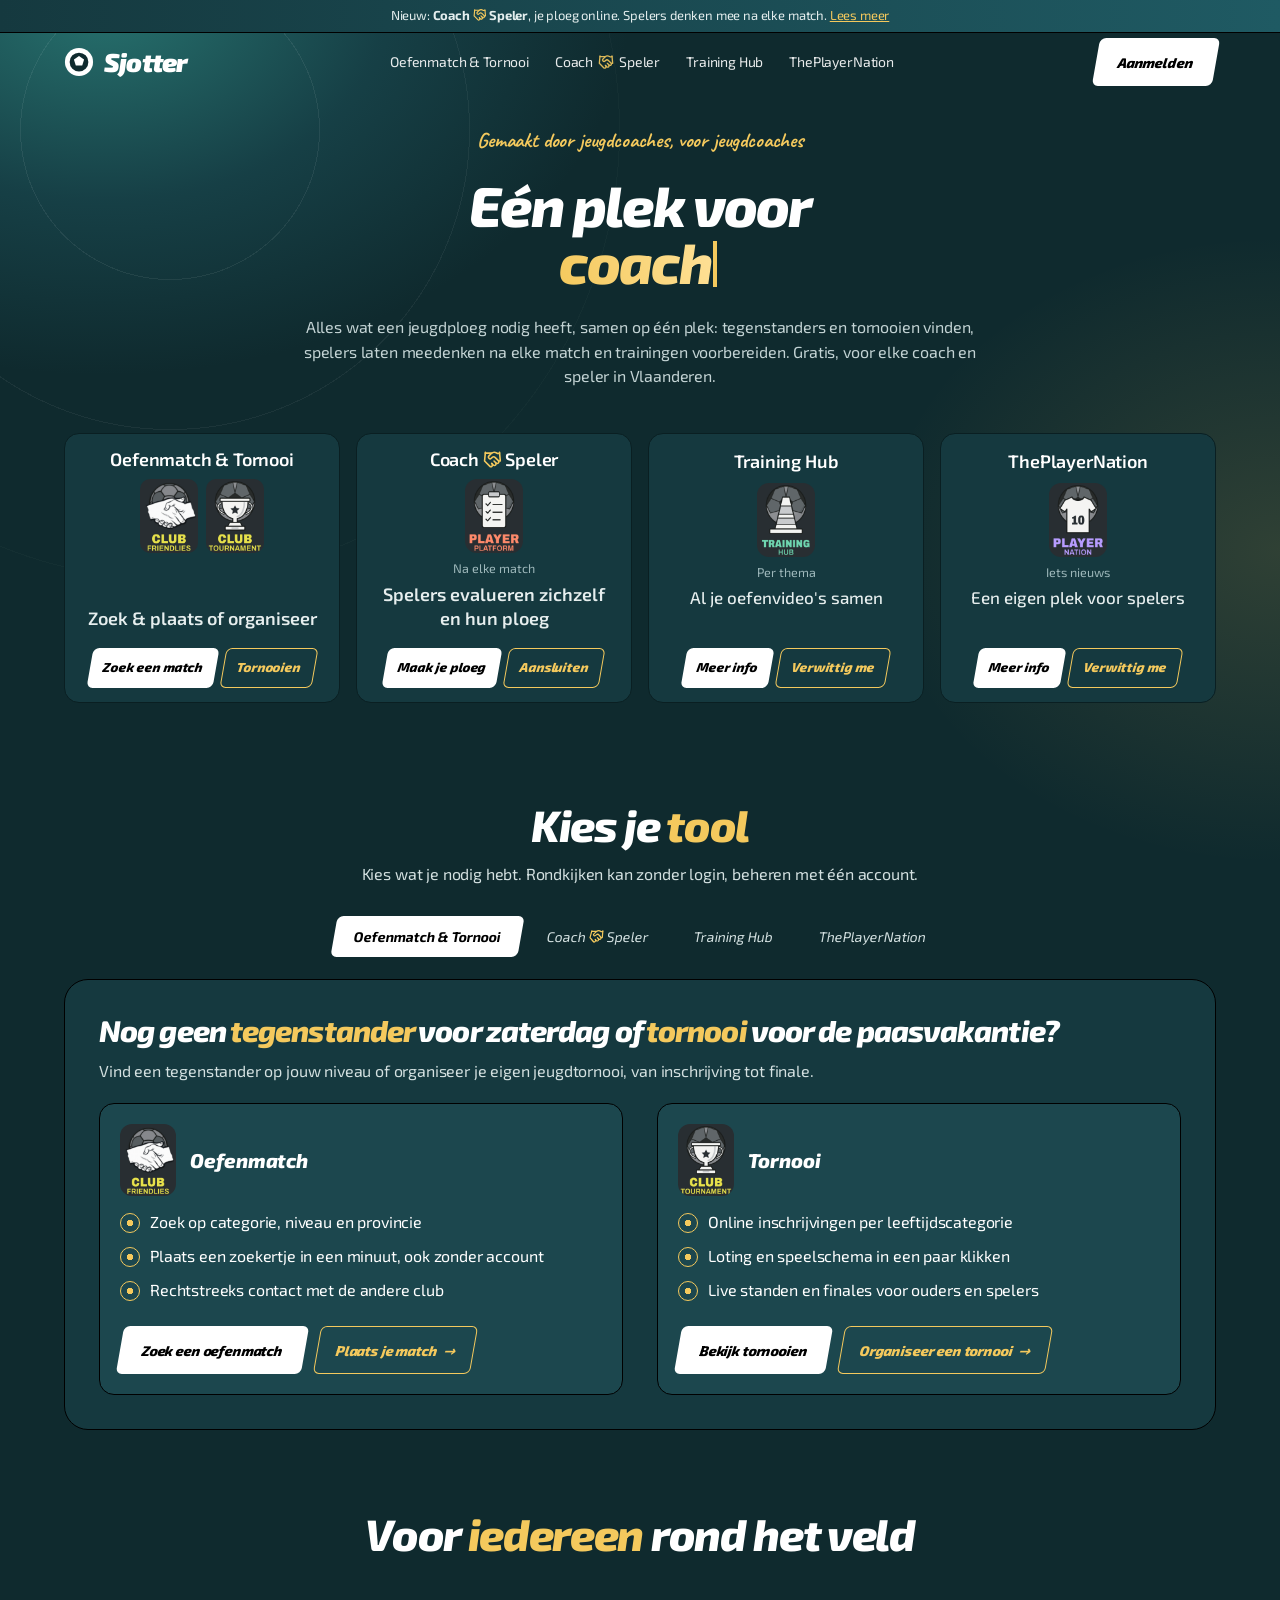
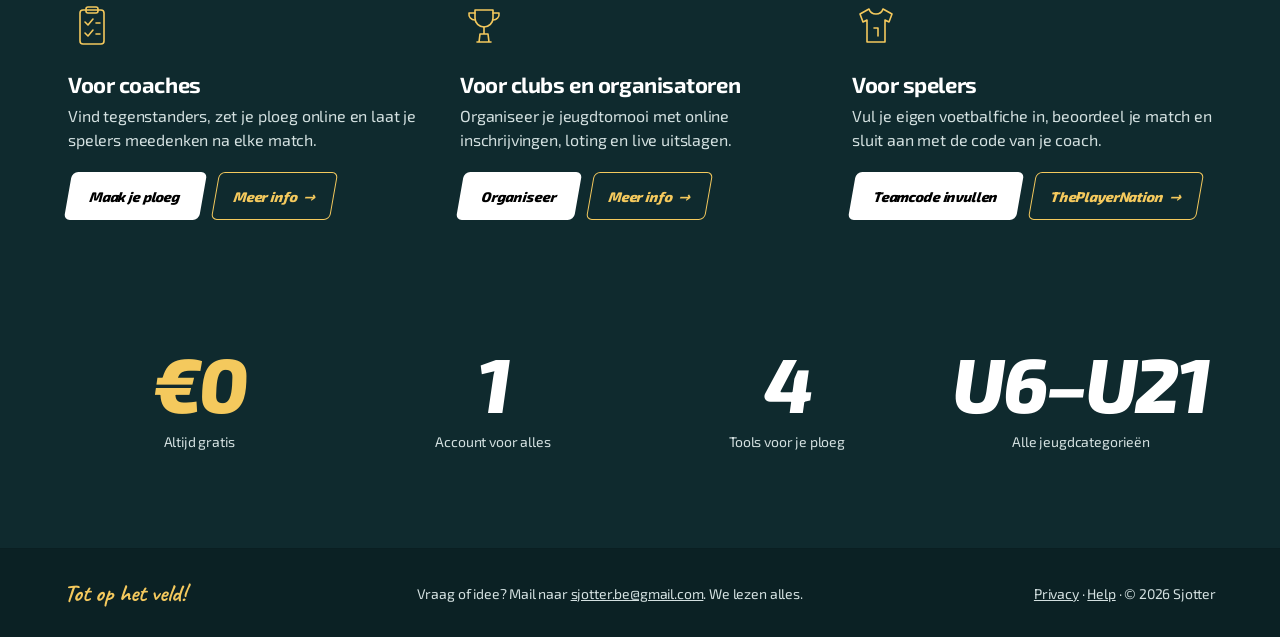
<file: index.html>
<!DOCTYPE html>
<html lang="nl-BE">
<head>
<meta charset="UTF-8">
<script>
// Oude Sjotter-links (#/p/slug, #/wedstrijden/..., #/tv/..., beheerlinks, wachtwoord-reset)
// werken verder: elke hash-route gaat door naar de tornooi-module.
(function () {
  var h = location.hash || "";
  if (h.indexOf("#/") === 0 || /access_token=|type=recovery|error_description=/.test(h)) {
    location.replace("tornooi/" + location.search + h);
  }
})();
</script>
<meta name="viewport" content="width=device-width,initial-scale=1">
<title>Sjotter · Gratis tools voor jeugdcoaches</title>
<meta name="description" content="Oefenmatch zoeken, tornooi organiseren, je ploeg online. Gemaakt door jeugdcoaches, voor jeugdcoaches.">
<script src="shared/config.js"></script>
<style>
@font-face{font-family:'Exo 2';src:url('assets/fonts/exo2.woff2') format('woff2');font-weight:100 900;font-display:swap}
@font-face{font-family:'Exo 2';src:url('assets/fonts/exo2-italic.woff2') format('woff2');font-weight:100 900;font-style:italic;font-display:swap}
@font-face{font-family:Caveat;src:url('assets/fonts/caveat.woff2') format('woff2');font-weight:400 700;font-display:swap}

/* Sjotter · diepzee-navy met één cyaan signaal, platte kaarten met haarlijn, blauwe horizon-gloed */
:root{
  --canvas:#111733;      /* pagina: diepzee-navy */
  --kaart:#202A3E;       /* kaarten, één stap lichter */
  --kaart2:#283350;      /* geneste vlakken */
  --lijn:#000;           /* haarlijn */
  --lijn2:rgba(255,255,255,.07);
  --wit:#FFFFFF;
  --mist:#CDD0D6;        /* secundaire tekst */
  --mist2:#8D95A8;
  --geel:#6AE4FF;        /* het enige accent: spectraal cyaan */
  --verloop:linear-gradient(73.6deg,#34EDB3 2%,#00D1FF);
  --live:#34EDB3;
  --r-kaart:15px;--r-paneel:24px;--r-pil:80px;
  --max:1200px;
}
*{box-sizing:border-box}
html{scroll-behavior:smooth}
body{margin:0;background:var(--canvas);color:var(--wit);font:400 16px/1.5 'Exo 2',system-ui,sans-serif;letter-spacing:-.01em;-webkit-font-smoothing:antialiased}
a{color:inherit}
.w{max-width:var(--max);margin:0 auto;padding:0 24px}
h1,h2,h3{margin:0;font-weight:800;font-style:italic;letter-spacing:-.03em;line-height:1.1}
.geel{color:var(--geel)}

/* gloed achter de hero */
.gloed{position:absolute;inset:0 0 auto 0;height:1000px;pointer-events:none;z-index:0;overflow:hidden;
  background:
   radial-gradient(55% 50% at 8% 0%, rgba(41,138,203,.85) 0%, rgba(8,33,143,.55) 40%, rgba(17,23,51,0) 75%),
   radial-gradient(45% 45% at 100% 55%, rgba(41,138,203,.35) 0%, rgba(8,33,143,.2) 45%, rgba(17,23,51,0) 75%)}
.gloed::before{content:'';position:absolute;left:-380px;top:-420px;width:1100px;height:1100px;border-radius:50%;
  background:repeating-radial-gradient(circle,transparent 0 149px,rgba(255,255,255,.08) 149px 150px);mask:radial-gradient(circle,#000 30%,transparent 72%);-webkit-mask:radial-gradient(circle,#000 30%,transparent 72%)}

/* aankondiging */
.balk{position:relative;z-index:2;background:linear-gradient(90deg,#08218F,#298ACB);color:#fff;color:var(--mist);font-size:14px;text-align:center;padding:9px 16px;border-bottom:1px solid var(--lijn)}
.balk a{color:#fff;text-decoration:underline}.balk a:hover{text-decoration:underline}

/* kop */
header{position:relative;z-index:2}
.nav{height:76px;display:flex;align-items:center;justify-content:space-between;gap:20px}
.merk{display:flex;align-items:center;gap:10px;font-weight:900;font-style:italic;font-size:26px;letter-spacing:-.03em;text-decoration:none;color:var(--wit)}
.merk svg .o1{fill:#fff}.merk svg .o2{fill:var(--canvas)}
.links{display:flex;gap:26px;font-size:14px}
.links a{text-decoration:none;color:var(--wit);opacity:.9}.links a:hover{color:var(--geel);opacity:1}

/* knoppen */
.pil{display:inline-flex;align-items:center;gap:8px;border-radius:var(--r-pil);padding:12px 22px;font-weight:700;font-size:14px;text-decoration:none;white-space:nowrap;border:0;cursor:pointer;font-family:inherit}
.pil.wit{background:var(--wit);color:#000}
.pil.wit:hover{background:var(--geel);color:#000}
.spook{display:inline-flex;align-items:center;gap:6px;border:1px solid var(--geel);color:var(--geel);border-radius:8px;padding:10px 14px;font-size:14px;text-decoration:none;white-space:nowrap}
.spook:hover{background:rgba(244,201,93,.08)}
.spook::after{content:'→'}
.chip{display:inline-flex;align-items:center;gap:6px;border-radius:var(--r-pil);padding:4px 11px;font-size:12px;font-weight:600;background:var(--kaart2);color:var(--mist);white-space:nowrap}
.chip.live{color:#0B2B26;background:var(--verloop)}.chip.live::before{content:'';width:7px;height:7px;border-radius:50%;background:#0B2B26}

/* hero */
.hero{position:relative;z-index:1;text-align:center;padding:64px 0 40px}
.hero .boven{display:inline-block;font-family:Caveat,cursive;font-size:24px;color:var(--geel);margin-bottom:14px}
.hero h1{font-size:clamp(40px,7.2vw,96px);line-height:1;letter-spacing:-.036em;max-width:15ch;margin:0 auto}
.hero p{max-width:620px;margin:22px auto 30px;color:var(--mist);font-size:18px;line-height:1.55}
.hero .rij{display:flex;justify-content:center;gap:12px;flex-wrap:wrap}

/* modulekaarten (de "data-rij") */
.modules{text-align:left;position:relative;z-index:1;display:grid;grid-template-columns:repeat(4,1fr);gap:16px;margin-top:56px}
.mod{background:var(--kaart);border:1px solid var(--lijn);border-radius:var(--r-kaart);padding:22px;display:flex;flex-direction:column;gap:16px;text-decoration:none;color:var(--wit);transition:background .15s}
.mod:hover{background:var(--kaart2)}
.mod .kop{display:flex;align-items:center;gap:12px}
.mod .kop img{height:58px;border-radius:10px;background:#282e32}
.mod .kop b{display:block;font-size:19px;font-weight:700;letter-spacing:-.02em}
.mod .kop small{font-size:12px;color:var(--mist2)}
.mod .groot{font-size:34px;font-weight:800;font-style:italic;letter-spacing:-.036em;line-height:1.05}
.mod .groot small{display:block;font-size:12px;font-weight:400;font-style:normal;letter-spacing:0;color:var(--mist2);margin-bottom:4px}
.mod .onder{display:flex;align-items:center;justify-content:space-between;margin-top:auto}
.mod .pijl{width:32px;height:32px;border-radius:50%;border:1px solid var(--geel);display:grid;place-items:center;color:var(--geel);font-size:15px}

section{position:relative;z-index:1}
.sectie{padding:80px 0 0}
.sectie > .w > h2{font-size:clamp(28px,4vw,44px);text-align:center}
.sectie .sub{color:var(--mist);text-align:center;max-width:600px;margin:12px auto 0}

/* tabs */
.tabs{display:flex;justify-content:center;gap:6px;flex-wrap:wrap;margin:30px 0 22px}
.tab{border:0;background:transparent;color:var(--mist);font:400 14px 'Exo 2',sans-serif;padding:12px 20px;border-radius:var(--r-pil);cursor:pointer}
.tab:hover{color:var(--wit)}
.tab[aria-selected="true"]{background:var(--wit);color:#000;font-weight:700}
.paneel{display:none;background:var(--kaart);border:1px solid var(--lijn);border-radius:var(--r-paneel);padding:34px;grid-template-columns:1.2fr 1fr;gap:34px;align-items:center}
.paneel.aan{display:grid}
.paneel h3{font-size:30px}
.paneel p{color:var(--mist);margin:12px 0 18px}
.paneel ul{list-style:none;margin:0 0 24px;padding:0;display:grid;gap:10px}
.paneel li{display:flex;gap:10px;align-items:flex-start;color:var(--wit)}
.paneel li::before{content:'';flex:none;width:18px;height:18px;margin-top:3px;border-radius:50%;border:1px solid var(--geel);background:radial-gradient(circle,var(--geel) 0 3px,transparent 3.5px)}
.paneel .rij{display:flex;gap:12px;flex-wrap:wrap;align-items:center}
.paneel .beeld{display:flex;gap:16px;justify-content:center}
.paneel .beeld img{height:clamp(140px,18vw,210px);border-radius:16px;background:#282e32}
.code{display:flex;gap:8px}
.code input{font:700 15px 'Exo 2',sans-serif;letter-spacing:.14em;text-transform:uppercase;width:150px;padding:11px 14px;border-radius:var(--r-pil);border:1px solid var(--geel);background:transparent;color:var(--wit)}
.code input::placeholder{letter-spacing:.04em;text-transform:none;color:var(--mist2);font-weight:400}
.code input:focus{outline:2px solid var(--geel);outline-offset:2px}

/* voor wie */
.drie{display:grid;grid-template-columns:repeat(3,1fr);gap:24px;margin-top:40px}
.drie > div{padding:4px}
.drie svg{width:48px;height:48px;stroke:var(--geel);fill:none;stroke-width:1.6;stroke-linecap:round;stroke-linejoin:round}
.drie h3{font-size:22px;margin:16px 0 8px;font-style:normal;font-weight:700;letter-spacing:-.02em}
.drie p{color:var(--mist);margin:0 0 20px}
.drie .rij{display:flex;gap:12px;flex-wrap:wrap;align-items:center}

/* cijfers */
.cijfers{display:grid;grid-template-columns:repeat(4,1fr);gap:24px;text-align:center;margin-top:40px}
.cijfers b{display:block;font-size:clamp(44px,6vw,80px);font-weight:800;font-style:italic;letter-spacing:-.036em;line-height:1}
.cijfers span{display:block;color:var(--mist);font-size:14px;margin-top:10px}

/* voet */
footer{margin-top:96px;border-top:1px solid var(--lijn);background:#0B1029}
.voet{display:flex;justify-content:space-between;align-items:center;gap:20px;padding:26px 24px;flex-wrap:wrap;color:var(--mist);font-size:14px}
.voet .hand{font-family:Caveat,cursive;font-size:24px;color:var(--geel)}
.voet a{color:var(--mist)}.voet a:hover{color:var(--geel)}

@media (max-width:960px){
  .modules{grid-template-columns:repeat(2,1fr)}
  .links{display:none}
  .paneel{grid-template-columns:1fr;padding:24px}.paneel .beeld{order:-1}
  .drie{grid-template-columns:1fr;gap:34px}
  .cijfers{grid-template-columns:repeat(2,1fr);row-gap:40px}
}
@media (max-width:560px){
  .w{padding:0 16px}
  .nav{height:64px}.merk{font-size:23px}
  .nav .pil{padding:10px 16px}
  .hero{padding:36px 0 24px}.hero p{font-size:16px;margin:16px auto 22px}
  .modules{gap:10px;margin-top:34px}
  .mod{padding:14px;gap:10px}
  .mod .kop{flex-direction:column;align-items:flex-start;gap:8px}
  .mod .kop img{height:64px}
  .mod .kop b{font-size:15px}
  .mod .groot{font-size:20px}
  .tabs{gap:2px}.tab{padding:10px 14px;font-size:13px}
  .paneel h3{font-size:24px}
  .sectie{padding-top:60px}
}

/* typende woorden in de hero (verloop teal → cyaan) */
.typ{display:inline-block;min-height:1em;background:var(--verloop);-webkit-background-clip:text;background-clip:text;color:transparent;padding-right:.08em}
.cursor{display:inline-block;width:.06em;height:.82em;margin-left:.04em;vertical-align:-.04em;background:#00D1FF;animation:knip 1s steps(1) infinite}
@keyframes knip{50%{opacity:0}}
@media (prefers-reduced-motion:reduce){.cursor{animation:none}}
.hero h1{max-width:none}
/* kaarten als in de referentie: witte ronde pijl, naam boven, groot cijfer/woord */
.mod .pijl{background:#fff;color:#000;border:0;width:34px;height:34px;font-weight:700}
.mod:hover .pijl{background:var(--geel)}
.mod .groot{font-style:normal;font-weight:700;letter-spacing:-.036em}
.mod .groot em{font-style:normal;color:var(--mist2);font-weight:600}
.mod .kop img{border-radius:12px;height:62px;width:auto}
.mod .groot{font-size:28px!important}
.typ{white-space:nowrap}
/* carrousel-knoppen onder de kaarten */
.schuif{display:none;justify-content:center;gap:14px;margin-top:22px}
.schuif button{width:52px;height:52px;border-radius:50%;border:0;font-size:20px;cursor:pointer;background:#fff;color:#000}
.schuif button:first-child{background:#5B6378;color:#fff}
/* vertrouwensstrook */
.vertrouw{display:flex;justify-content:space-between;gap:24px;flex-wrap:wrap;margin-top:44px;text-align:left;color:var(--mist);font-size:14px}
.vertrouw b{display:block;color:#fff;font-size:22px;font-weight:700;margin-top:4px}
.vertrouw .tags{display:flex;gap:16px;flex-wrap:wrap;margin-top:8px;color:#fff;opacity:.55;font-weight:600;font-style:italic}
@media (max-width:960px){
  .modules{display:flex!important;overflow-x:auto;scroll-snap-type:x mandatory;scrollbar-width:none;padding-bottom:4px}
  .modules::-webkit-scrollbar{display:none}
  .mod{flex:0 0 78%;scroll-snap-align:center}
  .schuif{display:flex}
}
@media (max-width:560px){ .mod .kop{flex-direction:row;align-items:center}.mod .groot{font-size:28px}.mod{padding:20px;gap:16px} }

.duo-mod .ikonen{display:flex;gap:4px}
.duo-mod .ikonen img{height:74px!important;width:auto;border-radius:10px}
.duo-mod .ikonen{gap:8px}
.duo-mod .naam{font-size:19px;font-weight:700;letter-spacing:-.02em;margin-top:-4px}
.duo-mod .groot{font-size:22px!important}
.duo-mod .kop b{font-size:17px}
.mod .groot{font-size:25px!important}
.duoknop{display:flex;gap:6px}
.duoknop a{background:#fff;color:#000;border-radius:80px;padding:6px 12px;font-size:13px;font-weight:700;text-decoration:none}
.duoknop a:hover{background:var(--geel)}
.links a{display:inline-flex;align-items:center;gap:5px}
.links .hd{width:16px;height:16px;color:var(--geel)}
.duo-mod .kop{flex-direction:row!important;align-items:center!important}
.duo-mod .kop b{font-size:17px!important;line-height:1.25;white-space:nowrap}
/* proef: alle kaarten gecentreerd, naam boven, icoon eronder */
.mod{text-align:center;align-items:center}
.mod .kop,.duo-mod .kop{flex-direction:column-reverse!important;align-items:center!important;gap:12px!important}
.mod .kop img{height:92px!important;width:auto}
.duo-mod .ikonen img{height:92px!important}
.duo-mod .kop b br{display:none}
.mod .kop b{font-size:19px!important}
.mod .onder{justify-content:center;gap:10px;width:100%}
.mod .kop small{display:none}
@media (max-width:560px){
  .mod{flex:0 0 64%!important;padding:16px 14px!important;gap:12px!important}
  .mod .kop img,.duo-mod .ikonen img{height:70px!important}
  .mod .kop b{font-size:16px!important}
  .mod .groot{font-size:20px!important}
  .modules{gap:10px!important;scroll-padding-left:16px}
}
@media (min-width:561px){
  .hero{padding:28px 0 24px!important}
  .hero .boven{margin-bottom:8px!important;font-size:21px!important}
  .hero h1{font-size:clamp(34px,min(4.4vw,7.4vh),64px)!important;line-height:1.02!important}
  .hero p{margin:14px auto 18px!important;font-size:16px!important}
  .modules{margin-top:28px!important}
  .nav{height:64px!important}
  .mod{padding:18px!important;gap:12px!important}
}
@media (min-width:561px){
  .balk{padding:6px 16px!important;font-size:13px!important}
  .nav{height:58px!important}
  .hero{padding:18px 0 16px!important}
  .hero p{max-width:720px!important;margin:10px auto 16px!important}
  .modules{margin-top:22px!important}
  .mod{padding:14px 16px!important;gap:8px!important}
  .mod .kop{gap:8px!important}
  .mod .kop img,.duo-mod .ikonen img{height:min(74px,9vh)!important}
  .mod .groot{font-size:21px!important}
  .mod .groot small{margin-bottom:2px!important}
  .mod .pijl{width:30px!important;height:30px!important}
}
@media (min-width:561px){
  .hero{padding:34px 0 18px!important}
  .hero .boven{margin-bottom:20px!important}
  .hero p{margin:24px auto 0!important;max-width:680px!important;color:#AEB4C2!important}
  .modules{margin-top:44px!important}
}
@media (max-width:560px){
  .hero .boven{margin-bottom:18px!important}
  .hero p{margin:20px auto 0!important;color:#AEB4C2}
  .modules{margin-top:30px!important}
}

.paneel-duo.aan{grid-template-columns:1fr 1fr;gap:20px 34px;align-items:start}
.paneel-duo .koppen{grid-column:1/-1}
.paneel-duo .koppen p{margin-bottom:0}
.paneel-duo .helft{background:var(--kaart2);border:1px solid var(--lijn);border-radius:var(--r-kaart);padding:20px}
.paneel-duo .hk{display:flex;align-items:center;gap:14px;margin-bottom:14px}
.paneel-duo .hk img{height:72px;border-radius:12px;background:#282e32}
.paneel-duo .hk b{font-size:20px;font-style:italic;font-weight:800}
.duo-mod{cursor:pointer}
@media (max-width:960px){.paneel-duo.aan{grid-template-columns:1fr}}
.hd{width:1.05em;height:1.05em;vertical-align:-.15em;color:var(--geel);display:inline-block}
.cs-mod .kop small{display:none}

/* Sjotter petrol + geel (definitief) */
:root{--canvas:#0F2A2E;--kaart:#15393F;--kaart2:#1C474E;--mist:#D3E0E0;--mist2:#9DB7BA;--geel:#F4C95D;--verloop:linear-gradient(73deg,#F4C95D 0%,#FFE29A 100%);--live:#79D6A5}
body{background:var(--canvas)}
.gloed{background:radial-gradient(55% 50% at 8% 0%,rgba(47,138,132,.75) 0%,rgba(31,90,99,.45) 40%,rgba(15,42,46,0) 75%),radial-gradient(45% 45% at 100% 55%,rgba(244,201,93,.14) 0%,rgba(15,42,46,0) 70%)!important}
.gloed::before{background:repeating-radial-gradient(circle,transparent 0 149px,rgba(255,255,255,.07) 149px 150px)!important}
.balk{background:linear-gradient(90deg,#15393F,#1F5A63)!important;color:#E4EEEE!important}
.balk a{color:var(--geel)!important}
.cursor{background:var(--geel)!important}
.chip{background:#20505A!important;color:#C6D8D9!important}
.chip.live{background:var(--live)!important;color:#0F2A2E!important}
.hero p{color:#C3D3D4!important}
.mod{border-color:#0A1F22}
.mod .groot em{color:#8FAAAD}
.mod:hover .pijl{background:var(--geel)!important}
footer{background:#0B2124!important;border-top-color:#0A1F22!important}
.hd{color:var(--geel)!important}

/* kaarten: rustige Exo 2 zoals de rest van de site */
.mod .kop b{font-style:normal!important;font-weight:600!important;font-size:18px!important;letter-spacing:-.01em!important}
.mod .groot{font-style:normal!important;font-weight:500!important;font-size:17px!important;line-height:1.35!important;letter-spacing:0!important;color:#E6EEEE}
.mod .groot small{font-size:12.5px!important;color:var(--mist2)!important;margin-bottom:4px!important}
@media (max-width:560px){.mod .groot{font-size:16px!important}}

/* kaart 1: tekst en knoppen samen onderaan, op dezelfde hoogte als de andere kaarten */
.duo-mod .groot{margin-top:auto!important;font-size:18px!important;font-weight:600!important}
.duo-mod .onder{margin-top:10px!important}

/* PROEF knoppen */
.duoknop a.sp{background:transparent;color:var(--geel);border:1px solid var(--geel)}
.duoknop a.sp:hover{background:rgba(244,201,93,.12)}
.duoknop{flex-wrap:wrap;justify-content:center}
.inlog{position:relative}
.inlog summary{list-style:none;cursor:pointer}
.inlog summary::-webkit-details-marker{display:none}
.inlog-menu{position:absolute;right:0;top:calc(100% + 10px);z-index:20;width:270px;background:var(--kaart);border:1px solid #000;border-radius:15px;padding:14px;display:grid;gap:8px;box-shadow:0 20px 40px rgba(0,0,0,.35)}
.inlog-menu span{font-size:13px;color:var(--mist2)}
.inlog-menu a{display:flex;align-items:center;gap:12px;padding:8px;border-radius:12px;text-decoration:none;color:#fff;font-weight:600;background:var(--kaart2)}
.inlog-menu a:hover{outline:1px solid var(--geel)}
.inlog-menu img{height:44px;border-radius:8px}
.inlog-menu small{font-size:12px;color:var(--mist2);text-align:center}
.tweekeus{display:grid;grid-template-columns:1fr 1fr;gap:12px;margin-top:6px}
.keus{background:var(--kaart2);border:1px solid #0A1F22;border-radius:15px;padding:16px}
.keus b{font-style:italic;font-weight:800;font-size:17px}
.keus p{margin:6px 0 12px!important;font-size:14px}
.keus .code{flex-wrap:wrap}
.keus .code input{width:130px}
.klein-link{display:inline-block;margin-top:10px;font-size:13px;color:var(--mist2)}
.code.flits input{outline:2px solid var(--geel);outline-offset:2px}
a:focus-visible,button:focus-visible,summary:focus-visible,input:focus-visible,.mod:focus-visible{outline:2px solid var(--geel);outline-offset:3px;border-radius:12px}
@media (max-width:960px){.tweekeus{grid-template-columns:1fr}}
@media (max-width:560px){.duoknop a,.pil,.spook,.tab{min-height:44px;display:inline-flex;align-items:center}.duoknop a{padding:10px 14px!important;font-size:14px!important}}

/* Knoppen: schuin, zoals de italic titels */
.duoknop a{min-height:40px;display:inline-flex!important;align-items:center;padding:0 16px!important;font-size:14px!important}
.pil,.code button{min-height:48px;padding:0 22px!important;display:inline-flex;align-items:center}
.spook{min-height:48px;padding:0 18px!important;display:inline-flex;align-items:center}
.code input{min-height:48px;border-radius:6px!important}
.duoknop a,.pil,.spook,.code button,.schuif button{transform:skewX(-10deg);border-radius:6px!important;font-style:italic;font-weight:800!important}
.schuif button{border-radius:8px!important}
.tab{border-radius:6px!important;transform:skewX(-10deg)}

@media (min-width:561px){.duoknop{flex-wrap:nowrap!important;gap:7px!important}.duoknop a{padding:0 13px!important;font-size:13px!important;white-space:nowrap}}
</style>
</head>
<body>
<div class="gloed" aria-hidden="true"></div>

<div class="balk">Nieuw: <b>Coach <svg class="hd" viewBox="0 0 24 24" aria-label="en" role="img" fill="none" stroke="currentColor" stroke-width="2" stroke-linecap="round" stroke-linejoin="round"><path d="m11 17 2 2a1 1 0 1 0 3-3"/><path d="m14 14 2.5 2.5a1 1 0 1 0 3-3l-3.88-3.88a3 3 0 0 0-4.24 0l-.88.88a1 1 0 1 1-3-3l2.81-2.81a5.79 5.79 0 0 1 7.06-.87l.47.28a2 2 0 0 0 1.42.25L21 4"/><path d="m21 3 1 11h-2"/><path d="M3 3 2 14l6.5 6.5a1 1 0 1 0 3-3"/><path d="M3 4h8"/></svg> Speler</b>, je ploeg online. Spelers denken mee na elke match. <a href="#tools" data-tab="cs">Lees meer</a></div>

<header class="w">
  <div class="nav">
    <a class="merk" href="./" aria-label="Sjotter"><svg width="30" height="30" viewBox="0 0 32 32" aria-hidden="true"><circle class="o1" cx="16" cy="16" r="15"/><circle class="o2" cx="16" cy="16" r="10"/><polygon class="o1" points="16,9.5 21.4,13.4 19.4,19.7 12.6,19.7 10.6,13.4"/></svg>Sjotter</a>
    <nav class="links" aria-label="Hoofdmenu">
      <a href="#tools" data-tab="om">Oefenmatch &amp; Tornooi</a>
      <a href="#tools" data-tab="cs">Coach <svg class="hd" viewBox="0 0 24 24" aria-label="en" role="img" fill="none" stroke="currentColor" stroke-width="2" stroke-linecap="round" stroke-linejoin="round"><path d="m11 17 2 2a1 1 0 1 0 3-3"/><path d="m14 14 2.5 2.5a1 1 0 1 0 3-3l-3.88-3.88a3 3 0 0 0-4.24 0l-.88.88a1 1 0 1 1-3-3l2.81-2.81a5.79 5.79 0 0 1 7.06-.87l.47.28a2 2 0 0 0 1.42.25L21 4"/><path d="m21 3 1 11h-2"/><path d="M3 3 2 14l6.5 6.5a1 1 0 1 0 3-3"/><path d="M3 4h8"/></svg> Speler</a>
      <a href="#tools" data-tab="th">Training Hub</a>
      <a href="#tools" data-tab="pn">ThePlayerNation</a>
    </nav>
    <details class="inlog"><summary class="pil wit">Aanmelden</summary>
      <div class="inlog-menu"><span>Waar wil je naartoe?</span>
        <a href="tornooi/#/login"><img src="assets/oefenmatch-b.png" alt="">Oefenmatch &amp; Tornooi</a>
        <a href="coach/#/login"><img src="assets/platform-b.png" alt="">Coach &amp; Speler</a>
        <small>Eén account voor allebei.</small></div></details>
  </div>
</header>

<main>
<section class="hero">
  <div class="w">
    <span class="boven">Gemaakt door jeugdcoaches, voor jeugdcoaches</span>
    <h1>Eén plek voor<br><span class="typ" aria-live="polite"><span id="typ">coaches</span><i class="cursor" aria-hidden="true"></i></span></h1>
    <p>Alles wat een jeugdploeg nodig heeft, samen op één plek: tegenstanders en tornooien vinden, spelers laten meedenken na elke match en trainingen voorbereiden. Gratis, voor elke coach en speler in Vlaanderen.</p>

    <div class="modules" id="modules">
      <div class="mod duo-mod" role="link" tabindex="0" data-tab="om" onclick="if(!event.target.closest('a')){kiesTab('om');document.getElementById('tools').scrollIntoView({behavior:'smooth'})}">
        <div class="kop"><span class="ikonen"><img src="assets/oefenmatch-b.png" alt="Club Friendlies"><img src="assets/tournament-b.png" alt="Club Tournament"></span><div><b>Oefenmatch &amp; <br>Tornooi</b></div></div>
        <div class="groot">Zoek &amp; plaats of organiseer</div>
        <div class="onder"><span class="duoknop"><a href="tornooi/#/wedstrijden">Zoek een match</a><a class="sp" href="tornooi/#/toernooien">Tornooien</a></span></div>
      </div>
      <div class="mod duo-mod cs-mod" role="link" tabindex="0" data-tab="cs" onclick="if(!event.target.closest('a')){kiesTab('cs');document.getElementById('tools').scrollIntoView({behavior:'smooth'})}">
        <div class="kop"><img src="assets/platform-b.png" alt=""><div><b>Coach <svg class="hd" viewBox="0 0 24 24" aria-label="en" role="img" fill="none" stroke="currentColor" stroke-width="2" stroke-linecap="round" stroke-linejoin="round"><path d="m11 17 2 2a1 1 0 1 0 3-3"/><path d="m14 14 2.5 2.5a1 1 0 1 0 3-3l-3.88-3.88a3 3 0 0 0-4.24 0l-.88.88a1 1 0 1 1-3-3l2.81-2.81a5.79 5.79 0 0 1 7.06-.87l.47.28a2 2 0 0 0 1.42.25L21 4"/><path d="m21 3 1 11h-2"/><path d="M3 3 2 14l6.5 6.5a1 1 0 1 0 3-3"/><path d="M3 4h8"/></svg> Speler</b><small>Player Platform</small></div></div>
        <div class="groot"><small>Na elke match</small>Spelers evalueren zichzelf en hun ploeg</div>
        <div class="onder"><span class="duoknop"><a href="coach/#/nieuw">Maak je ploeg</a><a class="sp" href="#speler" onclick="event.preventDefault();naarCode()">Aansluiten</a></span></div>
      </div>
      <div class="mod" role="link" tabindex="0" data-tab="th" onclick="if(!event.target.closest('a,button,input,form')){kiesTab('th');document.getElementById('tools').scrollIntoView({behavior:'smooth'})}">
        <div class="kop"><img src="assets/training-b.png" alt=""><div><b>Training Hub</b><small>Oefenvideo's</small></div></div>
        <div class="groot"><small>Per thema</small>Al je oefenvideo's samen</div>
        <div class="onder"><span class="duoknop"><a href="#tools" onclick="event.preventDefault();kiesTab('th');document.getElementById('tools').scrollIntoView({behavior:'smooth'})">Meer info</a><a class="sp" href="mailto:sjotter.be@gmail.com?subject=Hou%20me%20op%20de%20hoogte:%20Training%20Hub">Verwittig me</a></span></div>
      </div>
      <div class="mod" role="link" tabindex="0" data-tab="pn" onclick="if(!event.target.closest('a,button,input,form')){kiesTab('pn');document.getElementById('tools').scrollIntoView({behavior:'smooth'})}">
        <div class="kop"><img src="assets/playernation-b.png" alt=""><div><b>ThePlayerNation</b><small>Voor spelers</small></div></div>
        <div class="groot"><small>Iets nieuws</small>Een eigen plek voor spelers</div>
        <div class="onder"><span class="duoknop"><a href="#tools" onclick="event.preventDefault();kiesTab('pn');document.getElementById('tools').scrollIntoView({behavior:'smooth'})">Meer info</a><a class="sp" href="mailto:sjotter.be@gmail.com?subject=Hou%20me%20op%20de%20hoogte:%20ThePlayerNation">Verwittig me</a></span></div>
      </div>
    </div>
    <div class="schuif"><button type="button" aria-label="Vorige" onclick="document.getElementById('modules').scrollBy({left:-280,behavior:'smooth'})">‹</button><button type="button" aria-label="Volgende" onclick="document.getElementById('modules').scrollBy({left:280,behavior:'smooth'})">›</button></div>
  </div>
</section>

<section class="sectie" id="tools">
  <div class="w">
    <h2>Kies je <span class="geel">tool</span></h2>
    <p class="sub">Kies wat je nodig hebt. Rondkijken kan zonder login, beheren met één account.</p>
    <div class="tabs" role="tablist">
      <button class="tab" role="tab" data-tab="om" aria-selected="true">Oefenmatch &amp; Tornooi</button>
      <button class="tab" role="tab" data-tab="cs" aria-selected="false">Coach <svg class="hd" viewBox="0 0 24 24" aria-label="en" role="img" fill="none" stroke="currentColor" stroke-width="2" stroke-linecap="round" stroke-linejoin="round"><path d="m11 17 2 2a1 1 0 1 0 3-3"/><path d="m14 14 2.5 2.5a1 1 0 1 0 3-3l-3.88-3.88a3 3 0 0 0-4.24 0l-.88.88a1 1 0 1 1-3-3l2.81-2.81a5.79 5.79 0 0 1 7.06-.87l.47.28a2 2 0 0 0 1.42.25L21 4"/><path d="m21 3 1 11h-2"/><path d="M3 3 2 14l6.5 6.5a1 1 0 1 0 3-3"/><path d="M3 4h8"/></svg> Speler</button>
      <button class="tab" role="tab" data-tab="th" aria-selected="false">Training Hub</button>
      <button class="tab" role="tab" data-tab="pn" aria-selected="false">ThePlayerNation</button>
    </div>

    <div class="paneel aan paneel-duo" data-paneel="om" role="tabpanel">
      <div class="koppen"><h3>Nog geen <span class="geel">tegenstander</span> voor zaterdag of <span class="geel">tornooi</span> voor de paasvakantie?</h3>
        <p>Vind een tegenstander op jouw niveau of organiseer je eigen jeugdtornooi, van inschrijving tot finale.</p></div>
      <div class="helft">
        <div class="hk"><img src="assets/oefenmatch-b.png" alt="Club Friendlies"><b>Oefenmatch</b></div>
        <ul><li>Zoek op categorie, niveau en provincie</li><li>Plaats een zoekertje in een minuut, ook zonder account</li><li>Rechtstreeks contact met de andere club</li></ul>
        <div class="rij"><a class="pil wit" href="tornooi/#/wedstrijden">Zoek een oefenmatch</a><a class="spook" href="tornooi/#/wedstrijden/plaatsen">Plaats je match</a></div>
      </div>
      <div class="helft">
        <div class="hk"><img src="assets/tournament-b.png" alt="Club Tournament"><b>Tornooi</b></div>
        <ul><li>Online inschrijvingen per leeftijdscategorie</li><li>Loting en speelschema in een paar klikken</li><li>Live standen en finales voor ouders en spelers</li></ul>
        <div class="rij"><a class="pil wit" href="tornooi/#/toernooien">Bekijk tornooien</a><a class="spook" id="organiseer" href="tornooi/#/registreren">Organiseer een tornooi</a></div>
      </div>
    </div>
    <div class="paneel" data-paneel="cs" role="tabpanel">
      <div><h3>Je <span class="geel">ploeg</span> online!</h3>
        <p>Na elke match denken je spelers zelf na over wat er gebeurde.</p>
        <ul><li>Ze begrijpen het verhaal van de match en leren meedenken</li><li>Verantwoordelijkheid: zichzelf en hun ploegmaats eerlijk beoordelen</li><li>De tegenstander leren kennen en lezen</li></ul>
        <div class="tweekeus">
          <div class="keus"><b>Ik ben coach</b><p>Maak je ploeg aan en deel de teamcode met je spelers.</p>
            <div class="rij"><a class="pil wit" href="coach/#/nieuw">Maak je ploeg</a><a class="spook" href="coach/#/login">Aanmelden</a></div></div>
          <div class="keus" id="speler"><b>Ik ben speler</b><p>Vul de code van je coach in en sluit aan bij je ploeg.</p>
            <form class="code" onsubmit="event.preventDefault();var c=this.c.value.trim().toUpperCase();if(c)location.href='coach/#/code/'+encodeURIComponent(c)"><input id="codeveld" name="c" maxlength="6" placeholder="Teamcode" aria-label="Teamcode" autocomplete="off" required><button class="pil wit">Aansluiten</button></form>
            <a class="klein-link" href="coach/#/login">Al een account? Aanmelden</a></div>
        </div></div>
      <div class="beeld"><img src="assets/platform-b.png" alt="Player Platform"></div>
    </div>
    <div class="paneel" data-paneel="th" role="tabpanel">
      <div><h3>Al je <span class="geel">oefeningen</span> op één plek</h3>
        <p>Je favoriete oefenvideo's per thema bewaard, plus een gedeelde bibliotheek van andere coaches.</p>
        <ul><li>Links van YouTube, Instagram of TikTok</li><li>Opwarming, techniek, eindspel, keeper…</li><li>Zelf kiezen wat je deelt</li></ul>
        <div class="rij"><span class="chip">Binnenkort</span></div></div>
      <div class="beeld"><img src="assets/training-b.png" alt="Training Hub"></div>
    </div>
    <div class="paneel" data-paneel="pn" role="tabpanel">
      <div><h3>Iets nieuws, speciaal voor <span class="geel">spelers</span></h3>
        <p>Hoe het werkt vertellen we je binnenkort.</p>
        <div class="rij"><span class="chip">Wordt vervolgd</span></div></div>
      <div class="beeld"><img src="assets/playernation-b.png" alt="ThePlayerNation"></div>
    </div>
  </div>
</section>

<section class="sectie">
  <div class="w">
    <h2>Voor <span class="geel">iedereen</span> rond het veld</h2>
    <div class="drie">
      <div>
        <svg viewBox="0 0 48 48" aria-hidden="true"><rect x="12" y="8" width="24" height="34" rx="3"/><rect x="18" y="5" width="12" height="6" rx="2"/><path d="M17 20l3 3 5-6M17 31l3 3 5-6M28 21h4M28 32h4"/></svg>
        <h3>Voor coaches</h3>
        <p>Vind tegenstanders, zet je ploeg online en laat je spelers meedenken na elke match.</p>
        <div class="rij"><a class="pil wit" href="coach/#/nieuw">Maak je ploeg</a><a class="spook" href="#tools" data-tab="cs">Meer info</a></div>
      </div>
      <div>
        <svg viewBox="0 0 48 48" aria-hidden="true"><path d="M15 8h18v8a9 9 0 0 1-18 0V8z"/><path d="M15 11H9a6 6 0 0 0 6 7M33 11h6a6 6 0 0 1-6 7M24 25v7M17 40h14M20 32h8l1 8H19l1-8z"/></svg>
        <h3>Voor clubs en organisatoren</h3>
        <p>Organiseer je jeugdtornooi met online inschrijvingen, loting en live uitslagen.</p>
        <div class="rij"><a class="pil wit" href="tornooi/#/registreren">Organiseer</a><a class="spook" href="#tools" data-tab="om">Meer info</a></div>
      </div>
      <div>
        <svg viewBox="0 0 48 48" aria-hidden="true"><path d="M17 7l-9 5 3 8 4-2v22h18V18l4 2 3-8-9-5c-1 3-4 5-7 5s-6-2-7-5z"/><path d="M22 26h4v8"/></svg>
        <h3>Voor spelers</h3>
        <p>Vul je eigen voetbalfiche in, beoordeel je match en sluit aan met de code van je coach.</p>
        <div class="rij"><a class="pil wit" href="#tools" data-tab="cs">Teamcode invullen</a><a class="spook" href="#tools" data-tab="pn">ThePlayerNation</a></div>
      </div>
    </div>
  </div>
</section>

<section class="sectie">
  <div class="w">
    <div class="cijfers">
      <div><b class="geel">€0</b><span>Altijd gratis</span></div>
      <div><b>1</b><span>Account voor alles</span></div>
      <div><b>4</b><span>Tools voor je ploeg</span></div>
      <div><b>U6–U21</b><span>Alle jeugdcategorieën</span></div>
    </div>
  </div>
</section>
</main>

<footer id="contact">
  <div class="w voet">
    <span class="hand">Tot op het veld!</span>
    <span>Vraag of idee? Mail naar <a id="mail" href="#"></a>. We lezen alles.</span>
    <span><a href="tornooi/#/privacy">Privacy</a> · <a href="tornooi/#/help">Help</a> · © <span id="jaar"></span> Sjotter</span>
  </div>
</footer>

<script>
(function () {
  var C = window.SJOTTER || {};
  var m = document.getElementById("mail");
  m.textContent = C.CONTACT_EMAIL || "sjotter.be@gmail.com"; m.href = "mailto:" + m.textContent;
  document.getElementById("jaar").textContent = new Date().getFullYear();
  var u = C.huidigeGebruiker && C.huidigeGebruiker();
  if (u && u.email) document.getElementById("organiseer").href = "tornooi/#/dashboard";

  // tabs

  window.naarCode = function () {
    kies("cs");
    document.getElementById("speler").scrollIntoView({ behavior: "smooth", block: "center" });
    var f = document.querySelector("#speler .code");
    setTimeout(function () { var i = document.getElementById("codeveld"); if (i) i.focus({ preventScroll: true }); f.classList.add("flits"); setTimeout(function(){ f.classList.remove("flits"); }, 1600); }, 500);
  };
  document.addEventListener("click", function (e) { var d = document.querySelector(".inlog"); if (d && d.open && !d.contains(e.target)) d.open = false; });
  window.kiesTab = kies;
  function kies(id) {
    document.querySelectorAll(".tab").forEach(function (t) { t.setAttribute("aria-selected", t.dataset.tab === id ? "true" : "false"); });
    document.querySelectorAll(".paneel").forEach(function (p) { p.classList.toggle("aan", p.dataset.paneel === id); });
  }
  document.querySelectorAll(".tab").forEach(function (t) { t.addEventListener("click", function () { kies(t.dataset.tab); }); });
  document.querySelectorAll("a[data-tab]").forEach(function (a) { a.addEventListener("click", function () { kies(a.dataset.tab); }); });

  // typende woorden: het hele systeem in één kopregel
  (function () {
    var el = document.getElementById("typ"); if (!el) return;
    var woorden = ["coaches", "spelers", "oefenwedstrijden", "tornooien", "trainingen", "analyses"];
    if (window.matchMedia && matchMedia("(prefers-reduced-motion: reduce)").matches) { el.textContent = "coaches"; return; }
    var w = 0, n = woorden[0].length, weg = false;
    (function stap() {
      var woord = woorden[w];
      if (!weg) { n++; if (n > woord.length) { weg = true; return setTimeout(stap, 1600); } }
      else { n--; if (n === 0) { weg = false; w = (w + 1) % woorden.length; return setTimeout(stap, 250); } }
      el.textContent = woord.slice(0, n);
      setTimeout(stap, weg ? 45 : 85);
    })();
  })();
})();
</script>
</body>
</html>
</file>
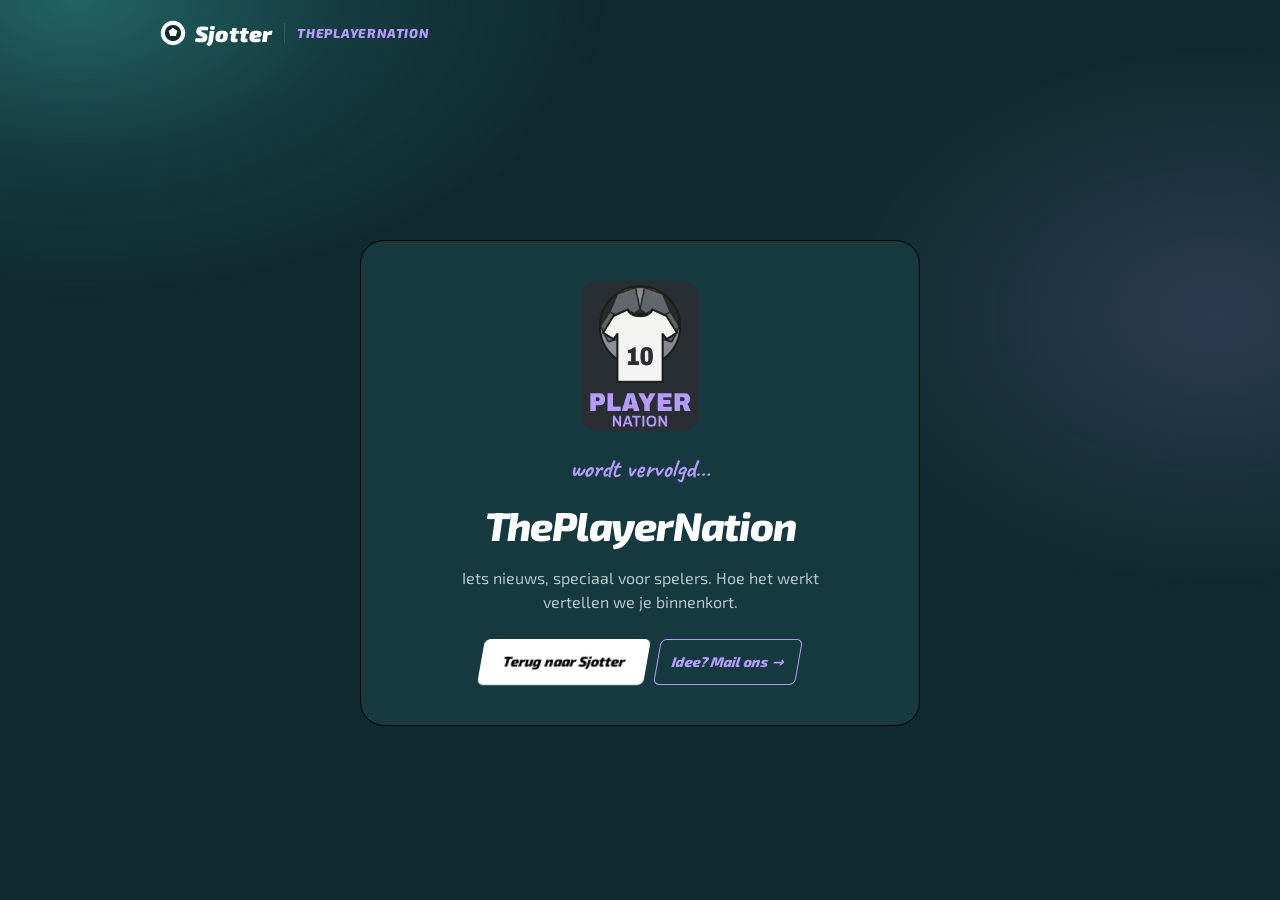
<file: playernation/index.html>
<!DOCTYPE html>
<html lang="nl-BE"><head><meta charset="UTF-8"><meta name="viewport" content="width=device-width, initial-scale=1.0">
<title>ThePlayerNation · Sjotter</title>
<style>
@font-face{font-family:'Exo 2';src:url('../assets/fonts/exo2.woff2') format('woff2');font-weight:100 900;font-display:swap}
@font-face{font-family:'Exo 2';src:url('../assets/fonts/exo2-italic.woff2') format('woff2');font-weight:100 900;font-style:italic;font-display:swap}
@font-face{font-family:Caveat;src:url('../assets/fonts/caveat.woff2') format('woff2');font-weight:400 700;font-display:swap}
:root{--acc:#B79CFF;--canvas:#0F2A2E;--kaart:#15393F;--mist:#B4C8CA}
*{box-sizing:border-box}
body{margin:0;min-height:100vh;background:var(--canvas);color:#fff;font:400 16px/1.55 'Exo 2',system-ui,sans-serif;display:flex;flex-direction:column}
body::before{content:'';position:fixed;inset:0;z-index:-1;background:radial-gradient(55% 45% at 6% 0%,rgba(47,138,132,.6),rgba(31,90,99,.32) 40%,transparent 75%),radial-gradient(45% 45% at 95% 35%,rgba(183,156,255,.16) 0%,transparent 70%)}
header{max-width:1000px;width:100%;margin:0 auto;padding:16px 20px;display:flex;align-items:center;gap:12px}
.merk{display:flex;align-items:center;gap:9px;color:#fff;text-decoration:none;font-weight:900;font-style:italic;font-size:22px}
.merk .o1{fill:#fff}.merk .o2{fill:var(--canvas)}
.module{font-weight:800;font-style:italic;text-transform:uppercase;letter-spacing:.06em;font-size:13px;color:var(--acc);border-left:1px solid rgba(255,255,255,.12);padding-left:12px}
main{flex:1;display:grid;place-items:center;padding:20px}
.kaart{max-width:560px;width:100%;text-align:center;background:var(--kaart);border:1px solid #000;border-radius:24px;padding:40px 28px}
.kaart img{height:150px;border-radius:16px;background:#282e32;margin:0 auto 18px;display:block}
.hand{font-family:Caveat,cursive;font-size:26px;color:var(--acc)}
h1{margin:4px 0 10px;font-size:40px;font-style:italic;font-weight:800;letter-spacing:-.03em}
p{color:var(--mist);margin:0 auto 24px;max-width:420px}
.rij{display:flex;gap:10px;justify-content:center;flex-wrap:wrap}
.pil{display:inline-flex;align-items:center;border-radius:80px;padding:12px 22px;font-weight:700;font-size:14px;text-decoration:none;background:#fff;color:#000}
.pil:hover{background:var(--acc)}
.spook{display:inline-flex;align-items:center;gap:6px;border:1px solid var(--acc);color:var(--acc);border-radius:8px;padding:11px 14px;font-size:14px;text-decoration:none}
.pil,.spook{transform:skewX(-10deg);border-radius:6px!important;font-style:italic;font-weight:800!important}
/* Knoppen: schuin zoals de hub */
.pil,.spook{transform:skewX(-10deg);border-radius:6px!important;font-style:italic;font-weight:800!important}
</style></head>
<body>
<header><a href="../" class="merk" aria-label="Sjotter"><svg width="26" height="26" viewBox="0 0 32 32" aria-hidden="true"><circle class="o1" cx="16" cy="16" r="15"/><circle class="o2" cx="16" cy="16" r="10"/><polygon class="o1" points="16,9.5 21.4,13.4 19.4,19.7 12.6,19.7 10.6,13.4"/></svg>Sjotter</a><span class="module">ThePlayerNation</span></header>
<main><div class="kaart"><img src="../assets/playernation-b.png" alt=""><span class="hand">wordt vervolgd…</span><h1>ThePlayerNation</h1><p>Iets nieuws, speciaal voor spelers. Hoe het werkt vertellen we je binnenkort.</p>
<div class="rij"><a class="pil" href="../">Terug naar Sjotter</a><a class="spook" href="mailto:sjotter.be@gmail.com">Idee? Mail ons →</a></div></div></main>
</body></html>
</file>
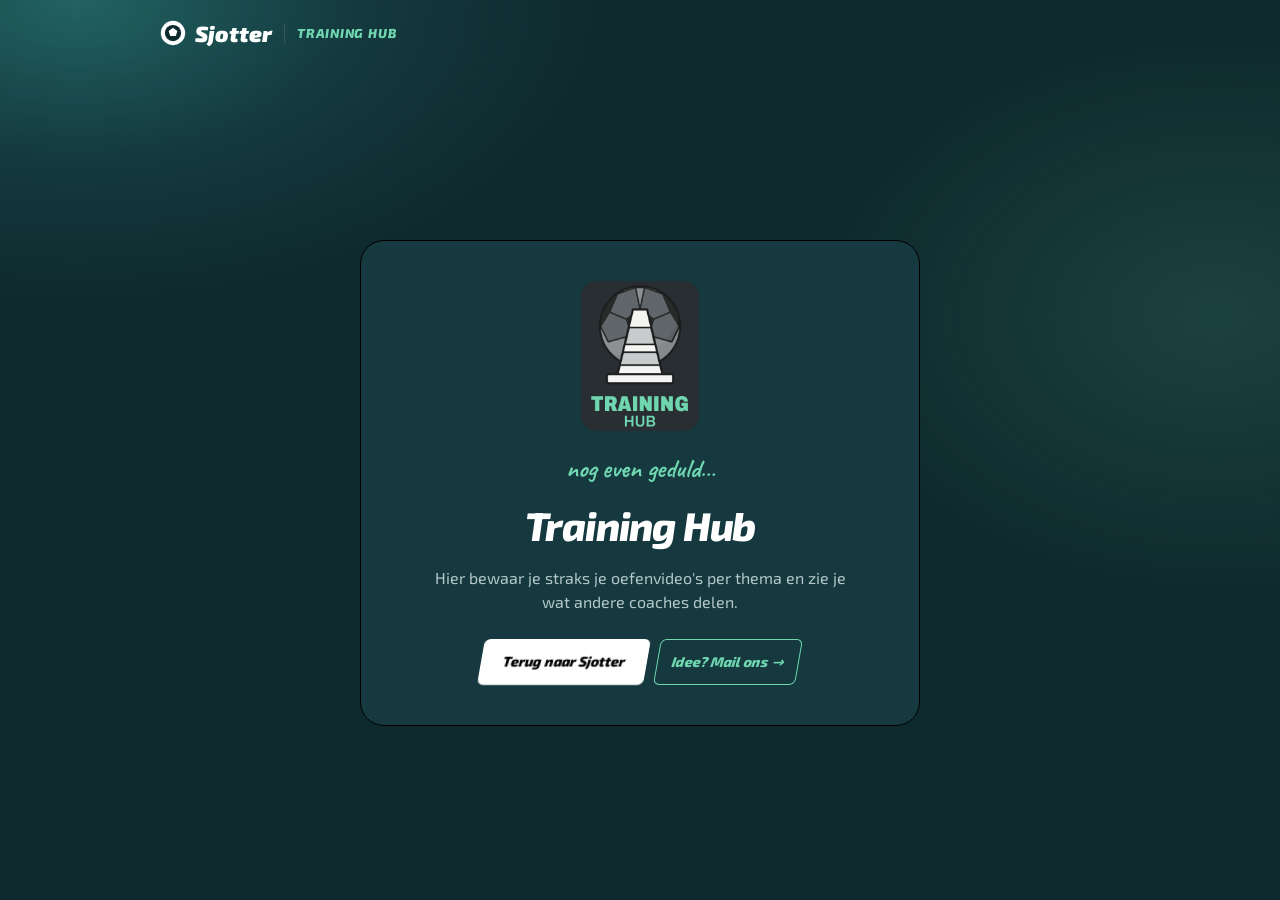
<file: training/index.html>
<!DOCTYPE html>
<html lang="nl-BE"><head><meta charset="UTF-8"><meta name="viewport" content="width=device-width, initial-scale=1.0">
<title>Training Hub · Sjotter</title>
<style>
@font-face{font-family:'Exo 2';src:url('../assets/fonts/exo2.woff2') format('woff2');font-weight:100 900;font-display:swap}
@font-face{font-family:'Exo 2';src:url('../assets/fonts/exo2-italic.woff2') format('woff2');font-weight:100 900;font-style:italic;font-display:swap}
@font-face{font-family:Caveat;src:url('../assets/fonts/caveat.woff2') format('woff2');font-weight:400 700;font-display:swap}
:root{--acc:#6FD6B0;--canvas:#0F2A2E;--kaart:#15393F;--mist:#B4C8CA}
*{box-sizing:border-box}
body{margin:0;min-height:100vh;background:var(--canvas);color:#fff;font:400 16px/1.55 'Exo 2',system-ui,sans-serif;display:flex;flex-direction:column}
body::before{content:'';position:fixed;inset:0;z-index:-1;background:radial-gradient(55% 45% at 6% 0%,rgba(47,138,132,.6),rgba(31,90,99,.32) 40%,transparent 75%),radial-gradient(45% 45% at 95% 35%,rgba(111,214,176,.14) 0%,transparent 70%)}
header{max-width:1000px;width:100%;margin:0 auto;padding:16px 20px;display:flex;align-items:center;gap:12px}
.merk{display:flex;align-items:center;gap:9px;color:#fff;text-decoration:none;font-weight:900;font-style:italic;font-size:22px}
.merk .o1{fill:#fff}.merk .o2{fill:var(--canvas)}
.module{font-weight:800;font-style:italic;text-transform:uppercase;letter-spacing:.06em;font-size:13px;color:var(--acc);border-left:1px solid rgba(255,255,255,.12);padding-left:12px}
main{flex:1;display:grid;place-items:center;padding:20px}
.kaart{max-width:560px;width:100%;text-align:center;background:var(--kaart);border:1px solid #000;border-radius:24px;padding:40px 28px}
.kaart img{height:150px;border-radius:16px;background:#282e32;margin:0 auto 18px;display:block}
.hand{font-family:Caveat,cursive;font-size:26px;color:var(--acc)}
h1{margin:4px 0 10px;font-size:40px;font-style:italic;font-weight:800;letter-spacing:-.03em}
p{color:var(--mist);margin:0 auto 24px;max-width:420px}
.rij{display:flex;gap:10px;justify-content:center;flex-wrap:wrap}
.pil{display:inline-flex;align-items:center;border-radius:80px;padding:12px 22px;font-weight:700;font-size:14px;text-decoration:none;background:#fff;color:#000}
.pil:hover{background:var(--acc)}
.spook{display:inline-flex;align-items:center;gap:6px;border:1px solid var(--acc);color:var(--acc);border-radius:8px;padding:11px 14px;font-size:14px;text-decoration:none}
.pil,.spook{transform:skewX(-10deg);border-radius:6px!important;font-style:italic;font-weight:800!important}
/* Knoppen: schuin zoals de hub */
.pil,.spook{transform:skewX(-10deg);border-radius:6px!important;font-style:italic;font-weight:800!important}
</style></head>
<body>
<header><a href="../" class="merk" aria-label="Sjotter"><svg width="26" height="26" viewBox="0 0 32 32" aria-hidden="true"><circle class="o1" cx="16" cy="16" r="15"/><circle class="o2" cx="16" cy="16" r="10"/><polygon class="o1" points="16,9.5 21.4,13.4 19.4,19.7 12.6,19.7 10.6,13.4"/></svg>Sjotter</a><span class="module">Training Hub</span></header>
<main><div class="kaart"><img src="../assets/training-b.png" alt=""><span class="hand">nog even geduld…</span><h1>Training Hub</h1><p>Hier bewaar je straks je oefenvideo's per thema en zie je wat andere coaches delen.</p>
<div class="rij"><a class="pil" href="../">Terug naar Sjotter</a><a class="spook" href="mailto:sjotter.be@gmail.com">Idee? Mail ons →</a></div></div></main>
</body></html>
</file>
